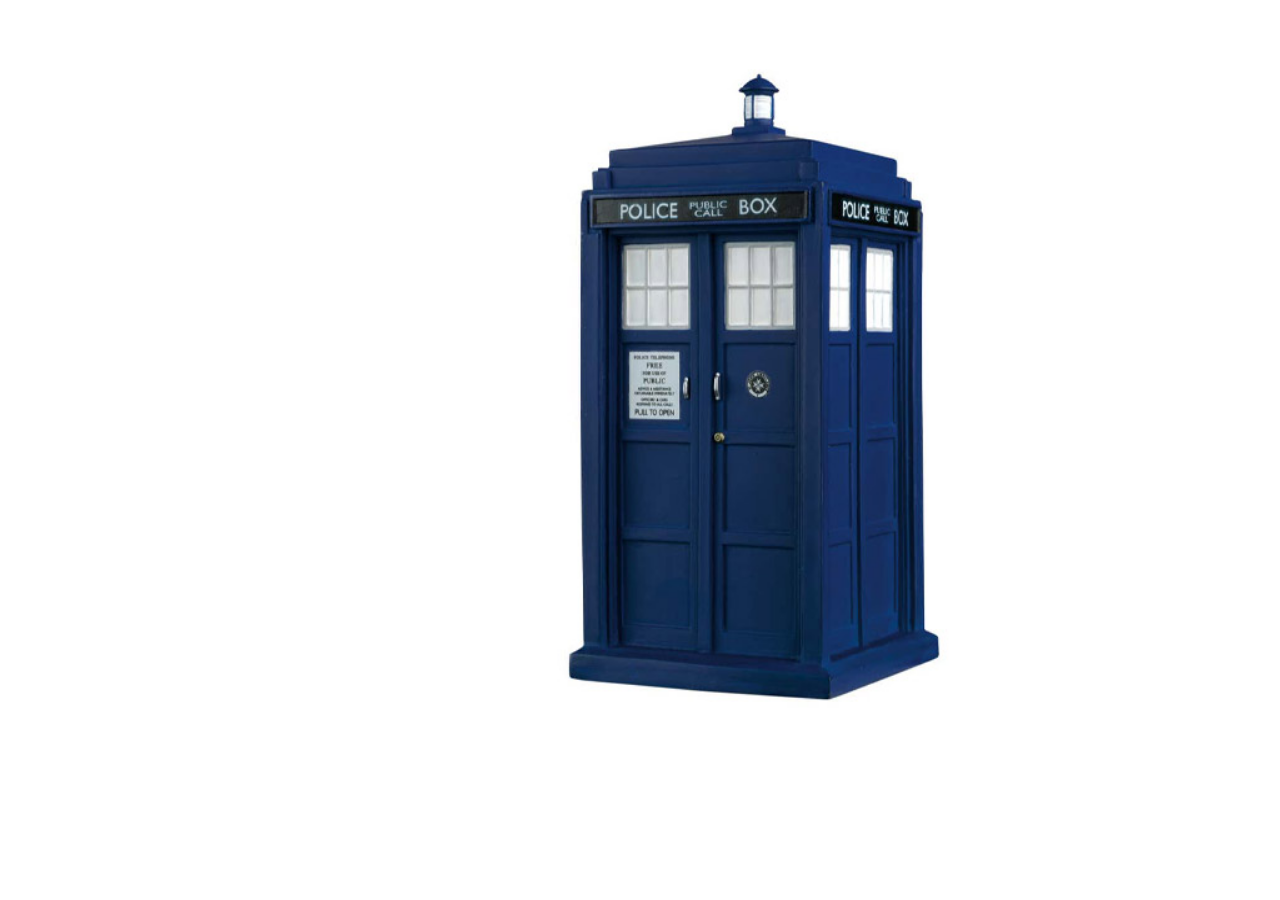
<file: index.html>
<!DOCTYPE html>
<html lang="en">
  <head>
    <title>tardis</title>
    <meta charset="utf-8">
    <meta http-equiv="X-UA-Compatible" content="IE=edge">
    <meta name="viewport" content="width=device-width, initial-scale=1">
		<link rel="stylesheet" type="text/css" href="style.css">
  </head>  
  <body class="first">
    <div class="image-container">
        <a href="page1.html">
        <img src="tardis.jpg" /></a>
        <audio controls="controls" preload="metadata" autoplay="autoplay" hidden="hidden">
          <source src="landing.mp3" type="audio/mp3">
          <source src="landing.ogg" type="audio/ogg">
          <p>Sorry, your browser doesn't support the <code>audio</code> element.</p>
        </audio>
    </div>
  </body>
</html>
</file>
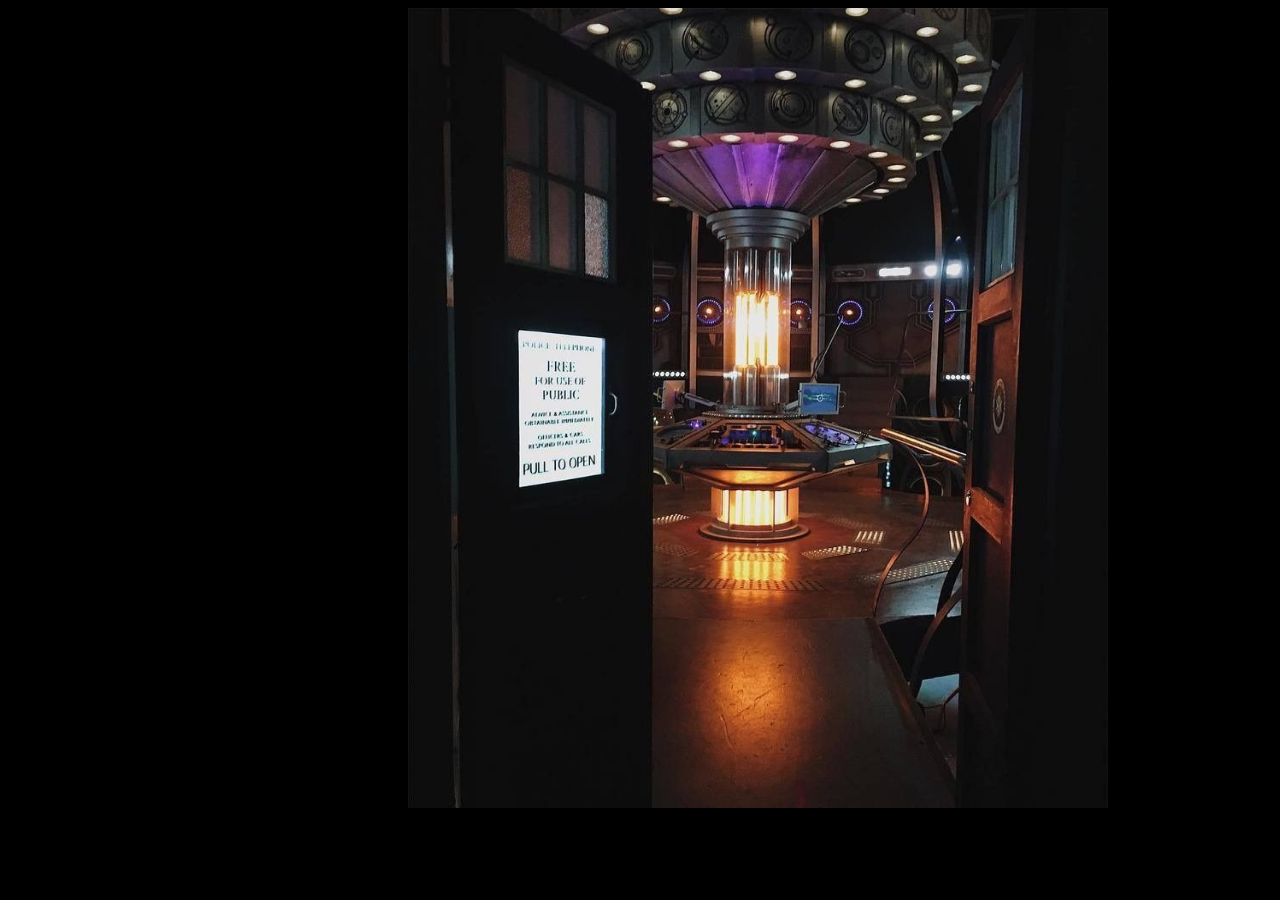
<file: page1.html>
<!DOCTYPE html>
<html lang="en">
  <head>
    <title>The Title Of Your Page</title>
    <meta charset="utf-8">
    <meta http-equiv="X-UA-Compatible" content="IE=edge">
    <meta name="viewport" content="width=device-width, initial-scale=1">
		<link rel="stylesheet" type="text/css" href="style.css">
  </head>  
  <body>
    <div class="image-container-a">
        <a href="page2.html">
        <img src="door.jpg" /></a>
    </div>
  </body>
</html>
</file>
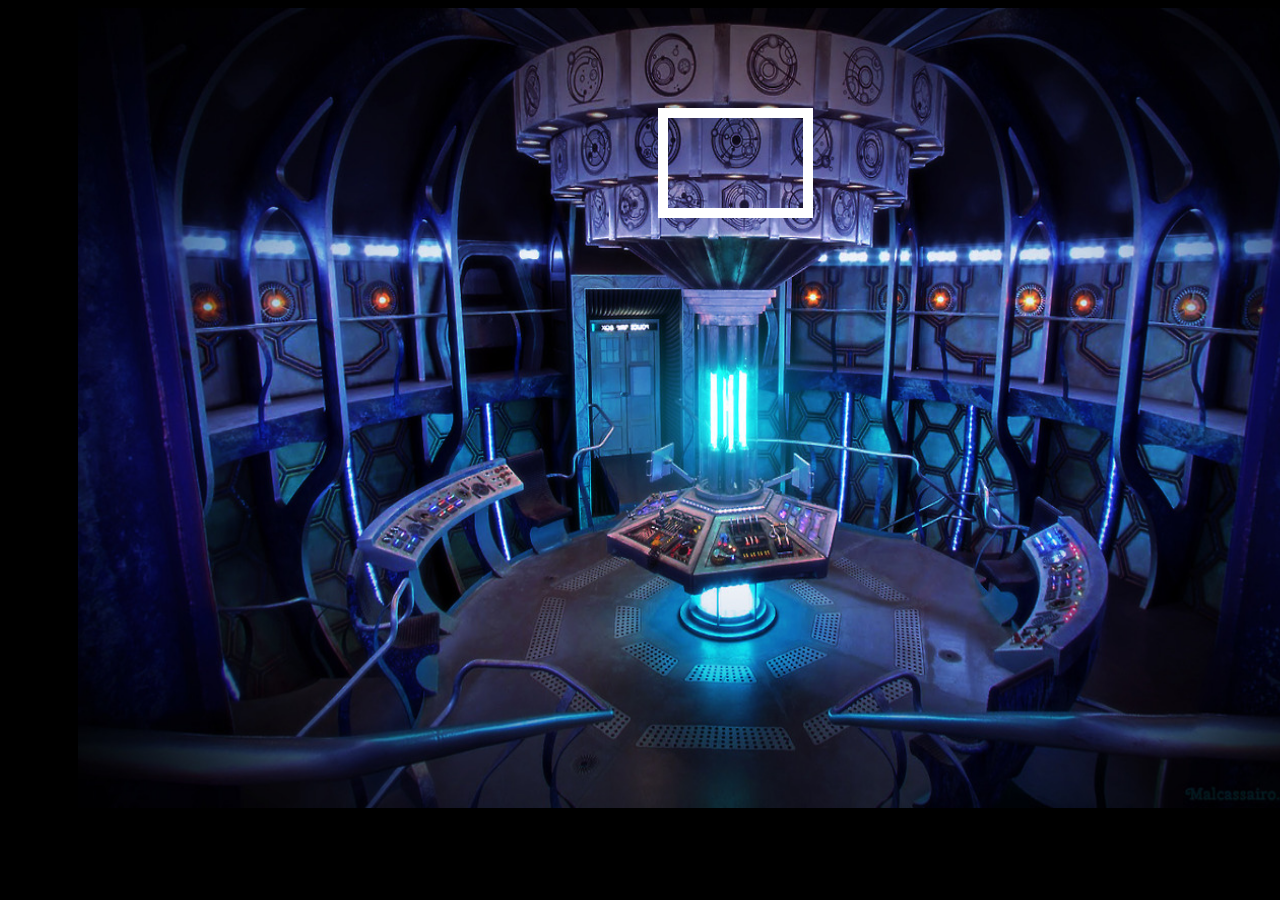
<file: page2.html>
<!DOCTYPE html>
<html lang="en">
  <head>
    <title>The Title Of Your Page</title>
    <meta charset="utf-8">
    <meta http-equiv="X-UA-Compatible" content="IE=edge">
    <meta name="viewport" content="width=device-width, initial-scale=1">
		<link rel="stylesheet" type="text/css" href="style.css">
  </head>  
  <body>
    <div class="container">
      <a href="page3.html"> 

      <div class="element element-1"></div>
      </a>
    
  </div>
    <div class="image-container-b">
        <img src="inside.jpg" />

    </div>
  </body>
</html>
</file>
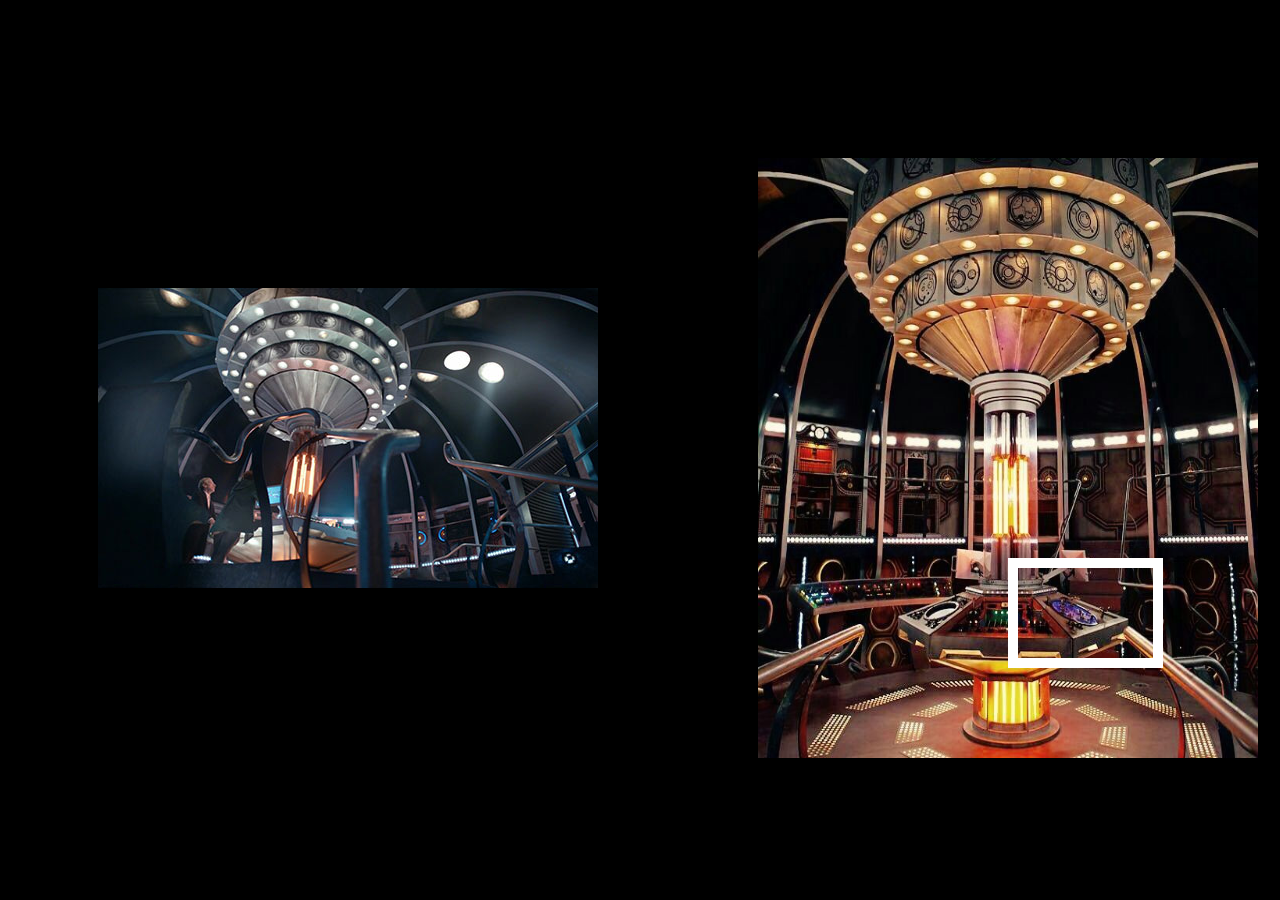
<file: page3.html>
<!DOCTYPE html>
<html lang="en">
  <head>
    <title>The Title Of Your Page</title>
    <meta charset="utf-8">
    <meta http-equiv="X-UA-Compatible" content="IE=edge">
    <meta name="viewport" content="width=device-width, initial-scale=1">
		<link rel="stylesheet" type="text/css" href="style.css">
  </head>  
  <body>
      
    <div class="image-container-c">

        <img src="console.jpg" />

    </div>
   
    <div class="image-container-d">
     
      <img src="console center.jpeg" />
  </div>
  <a href="page4.html"> 

    <div class="element element-2"></div>
    </a>
  </body>
</html>
</file>
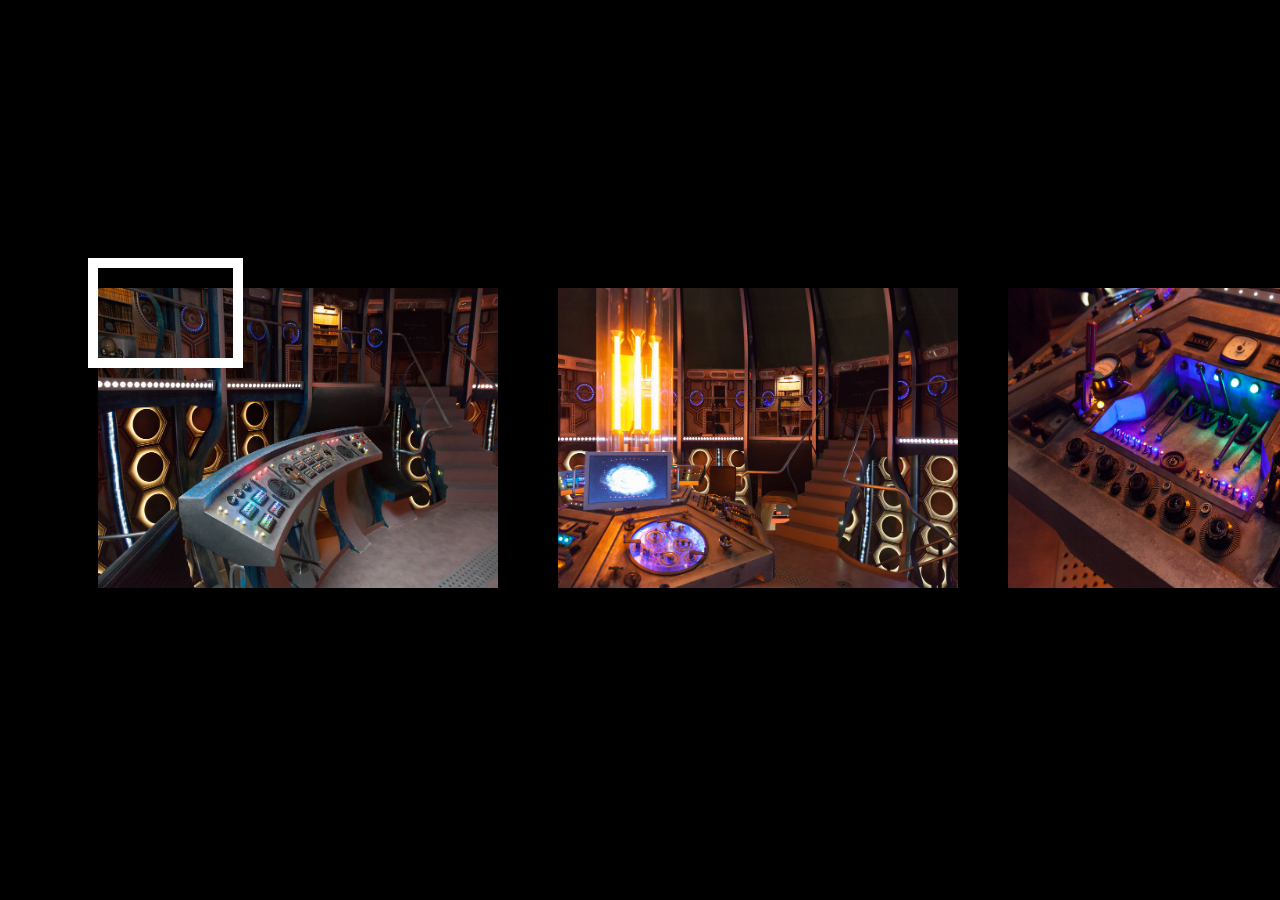
<file: page4.html>
<!DOCTYPE html>
<html lang="en">
  <head>
    <title>The Title Of Your Page</title>
    <meta charset="utf-8">
    <meta http-equiv="X-UA-Compatible" content="IE=edge">
    <meta name="viewport" content="width=device-width, initial-scale=1">
		<link rel="stylesheet" type="text/css" href="style.css">
  </head>  
  <body>
    <div class="image-container-e">
        <img src="control1.jpg" />
    </div>
    <div class="image-container-f">
      <img src="control2.jpg" />
  </div>
  <div class="image-container-g">
    <img src="control3.jpg" />
</div>
<a href="page5.html"> 

  <div class="element element-3"></div>
  </a>
  </body>
</html>
</file>
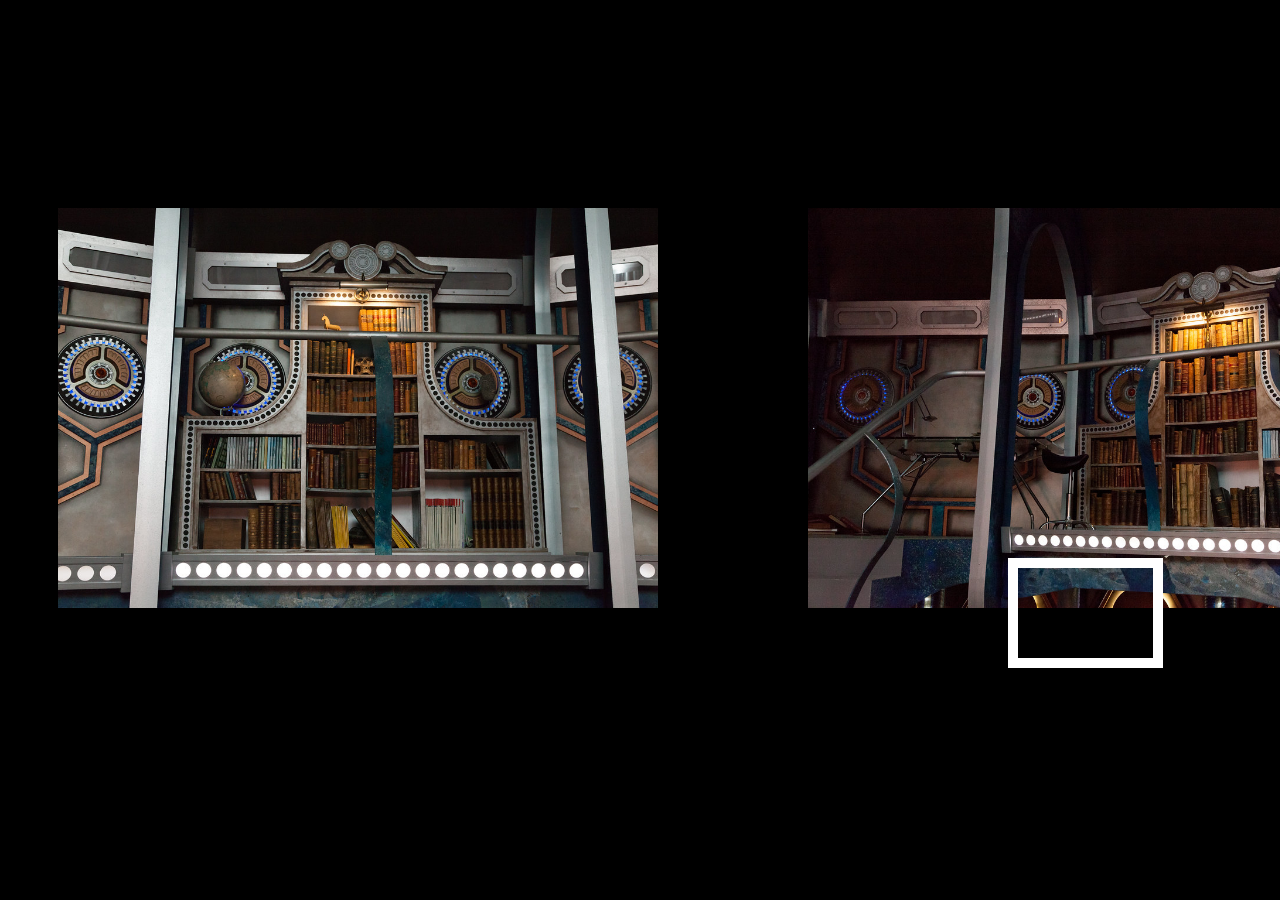
<file: page5.html>
<!DOCTYPE html>
<html lang="en">
  <head>
    <title>The Title Of Your Page</title>
    <meta charset="utf-8">
    <meta http-equiv="X-UA-Compatible" content="IE=edge">
    <meta name="viewport" content="width=device-width, initial-scale=1">
		<link rel="stylesheet" type="text/css" href="style.css">
  </head>  
  <body>
    <div class="image-container-h">
      <img src="books.jpg" />
  </div>
  <div class="image-container-i">
    <img src="books2.jpg" />
</div>
<a href="page6.html"> 

<div class="element element-4"></div>
</a>
  </body>
</html>
</file>
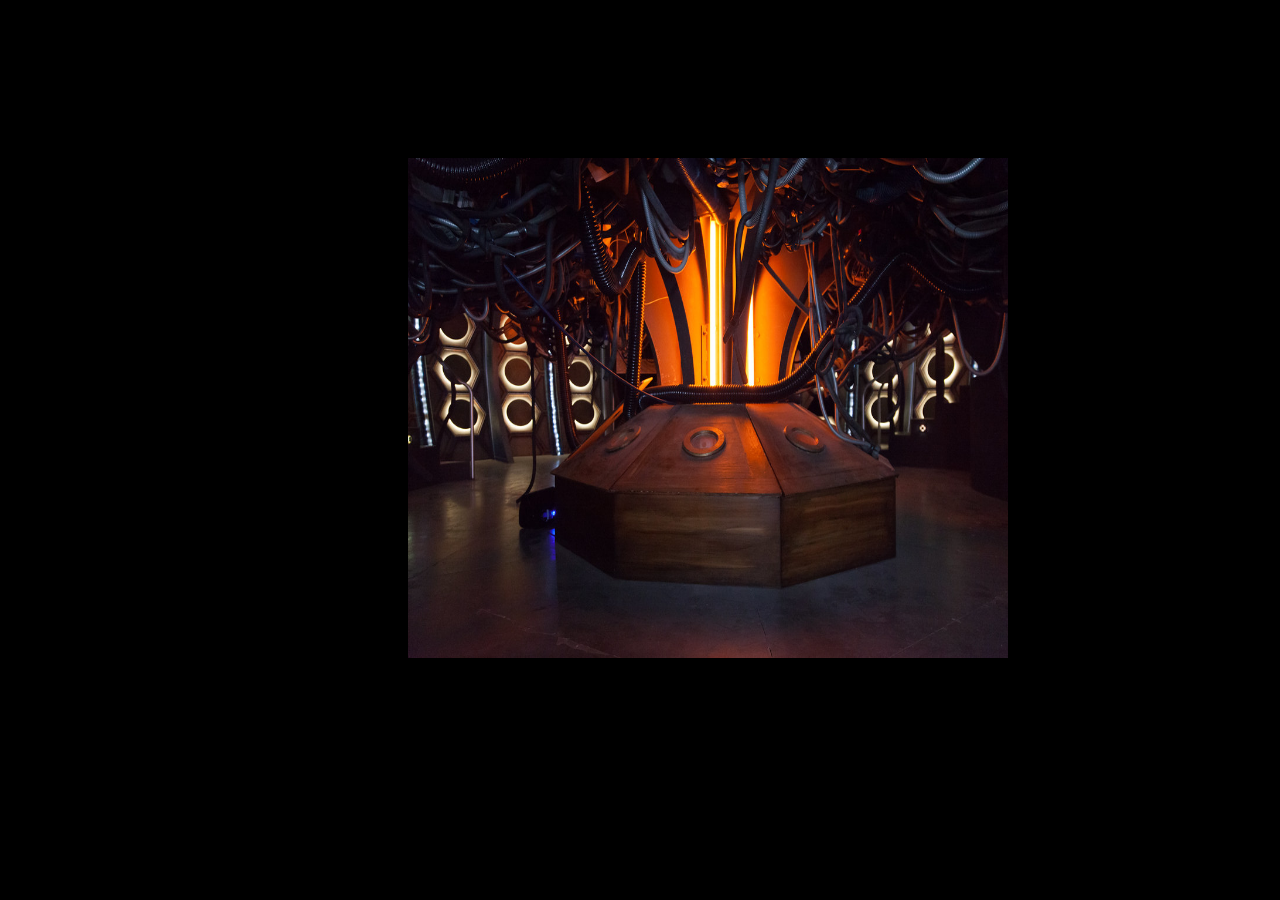
<file: page6.html>
<!DOCTYPE html>
<html lang="en">
  <head>
    <title>The Title Of Your Page</title>
    <meta charset="utf-8">
    <meta http-equiv="X-UA-Compatible" content="IE=edge">
    <meta name="viewport" content="width=device-width, initial-scale=1">
		<link rel="stylesheet" type="text/css" href="style.css">
  </head>  
  <body>
    <div class="image-container-j">
        <a href="index.html">
        <img src="under.jpeg" /></a>
    </div>
  </body>
</html>
</file>
<file: style.css>
body{
  background-color: rgb(0, 0, 0);
  position: absolute;
}

.first{
  background-color: rgb(255, 255, 255);
}

.image-container img{
  position: absolute;
  width: 900px;
  height: 700px;
  margin-left: 300px;
  top: 30px;
}

.image-container-a img{
    width:700px;
    height:800px;
    margin-left: 400px;
}

  .image-container-b img{
    width:1300px;
    height:800px;
    margin-left: 70px;

  } 

  .image-container-c img{
    width:500px;
    height:300px;
    margin-left: 90px;
    position: absolute;
    top: 280px;

  } 

  .image-container-d img{
    position: absolute;
    width:500px;
    height:600px;
    margin-left: 750px;
    top:150px ;

  } 

.image-container-e img{
    width:400px;
    height:300px;
    margin-left: 90px;
    position: absolute;
    top: 280px;

  } 

  .image-container-f img{
    position: absolute;
    width:400px;
    height:300px;
    margin-left: 550px;
    top: 280px;

  } 

  .image-container-g img{
    position: absolute;
    width:400px;
    height:300px;
    margin-left: 1000px;
    top: 280px;

  } 

  .image-container-h img{
    position: absolute;
    width:600px;
    height:400px;
    margin-left: 50px;
    top: 200px;

  } 

  .image-container-i img{
    position: absolute;
    width:600px;
    height:400px;
    margin-left: 800px;
    top: 200px;

  } 
  .image-container-j img{
    position: absolute;
    width:600px;
    height:500px;
    margin-left: 400px;
    top: 150px;

  } 

  .container {
    display: flex;
  }
  
  .element {
    position: absolute;
    background-color:transparent;
    border:solid rgb(255, 255, 255) 10px;
    height: 10vh;
    width: 15vh;
    margin: 8px;
  }
  
  .element-1 {
    margin-left: 650px; 
    margin-top: 100px;
  }
  
  .element-2 {
    margin-left:1000px; 
    margin-top: 550px;
  }

  .element-3 {
    margin-left:80px; 
    margin-top: 250px;
  }

  .element-4 {
    margin-left:1000px; 
    margin-top: 550px;
  }
</file>
